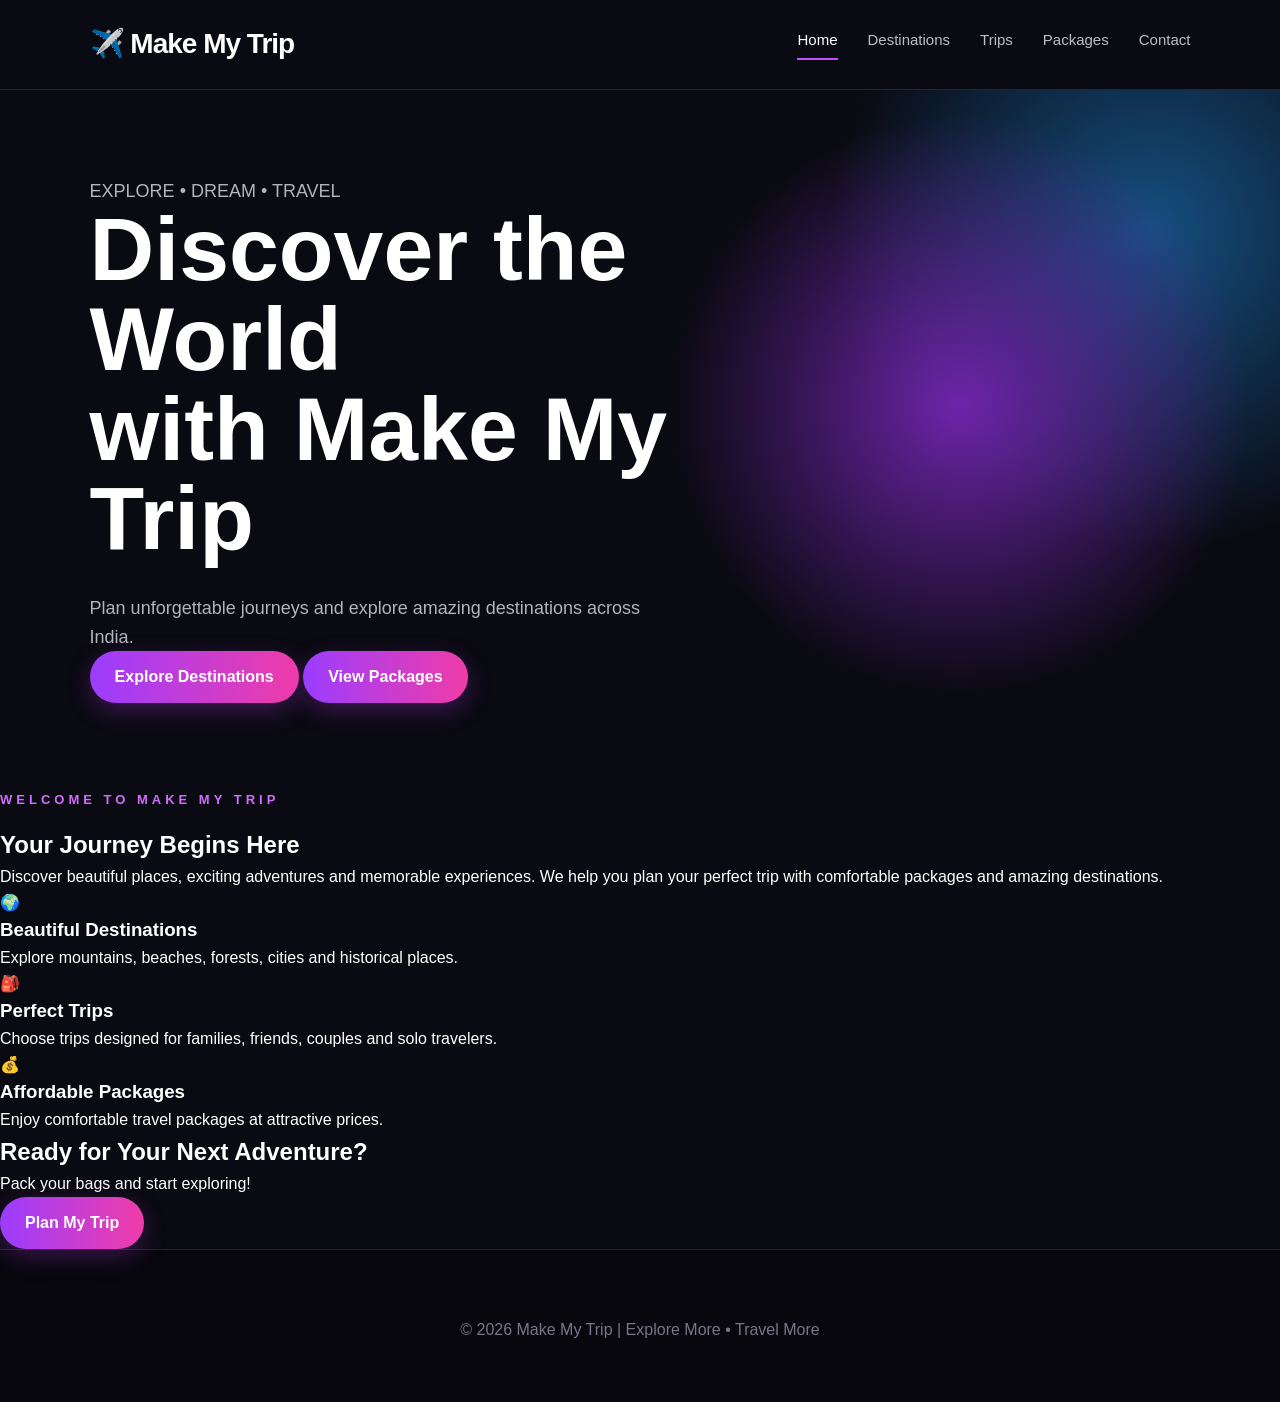
<file: index.html>
<!DOCTYPE html>
<html lang="en">
<head>
    <meta charset="UTF-8">
    <meta name="viewport" content="width=device-width, initial-scale=1.0">
    <title>Make My Trip - Home</title>
    <link rel="stylesheet" href="style.css">
</head>

<body>

<header>
    <div class="logo">✈️ Make My Trip</div>

    <nav>
        <a href="index.html" class="active">Home</a>
        <a href="destinations.html">Destinations</a>
        <a href="trips.html">Trips</a>
        <a href="packages.html">Packages</a>
        <a href="contact.html">Contact</a>
    </nav>
</header>

<section class="hero">
    <div class="hero-content">
        <p>EXPLORE • DREAM • TRAVEL</p>
        <h1>Discover the World<br>with Make My Trip</h1>
        <p>Plan unforgettable journeys and explore amazing destinations across India.</p>

        <div>
            <a href="destinations.html" class="btn">Explore Destinations</a>
            <a href="packages.html" class="btn outline">View Packages</a>
        </div>
    </div>
</section>

<section class="welcome">
    <p class="small-title">WELCOME TO MAKE MY TRIP</p>
    <h2>Your Journey Begins Here</h2>
    <p>
        Discover beautiful places, exciting adventures and memorable experiences.
        We help you plan your perfect trip with comfortable packages and amazing destinations.
    </p>

    <div class="features">

        <div class="feature-card">
            <div class="icon">🌍</div>
            <h3>Beautiful Destinations</h3>
            <p>Explore mountains, beaches, forests, cities and historical places.</p>
        </div>

        <div class="feature-card">
            <div class="icon">🎒</div>
            <h3>Perfect Trips</h3>
            <p>Choose trips designed for families, friends, couples and solo travelers.</p>
        </div>

        <div class="feature-card">
            <div class="icon">💰</div>
            <h3>Affordable Packages</h3>
            <p>Enjoy comfortable travel packages at attractive prices.</p>
        </div>

    </div>
</section>

<section class="home-banner">
    <div>
        <h2>Ready for Your Next Adventure?</h2>
        <p>Pack your bags and start exploring!</p>
        <a href="contact.html" class="btn">Plan My Trip</a>
    </div>
</section>

<footer>
    <p>© 2026 Make My Trip | Explore More • Travel More</p>
</footer>

</body>
</html>
</file>
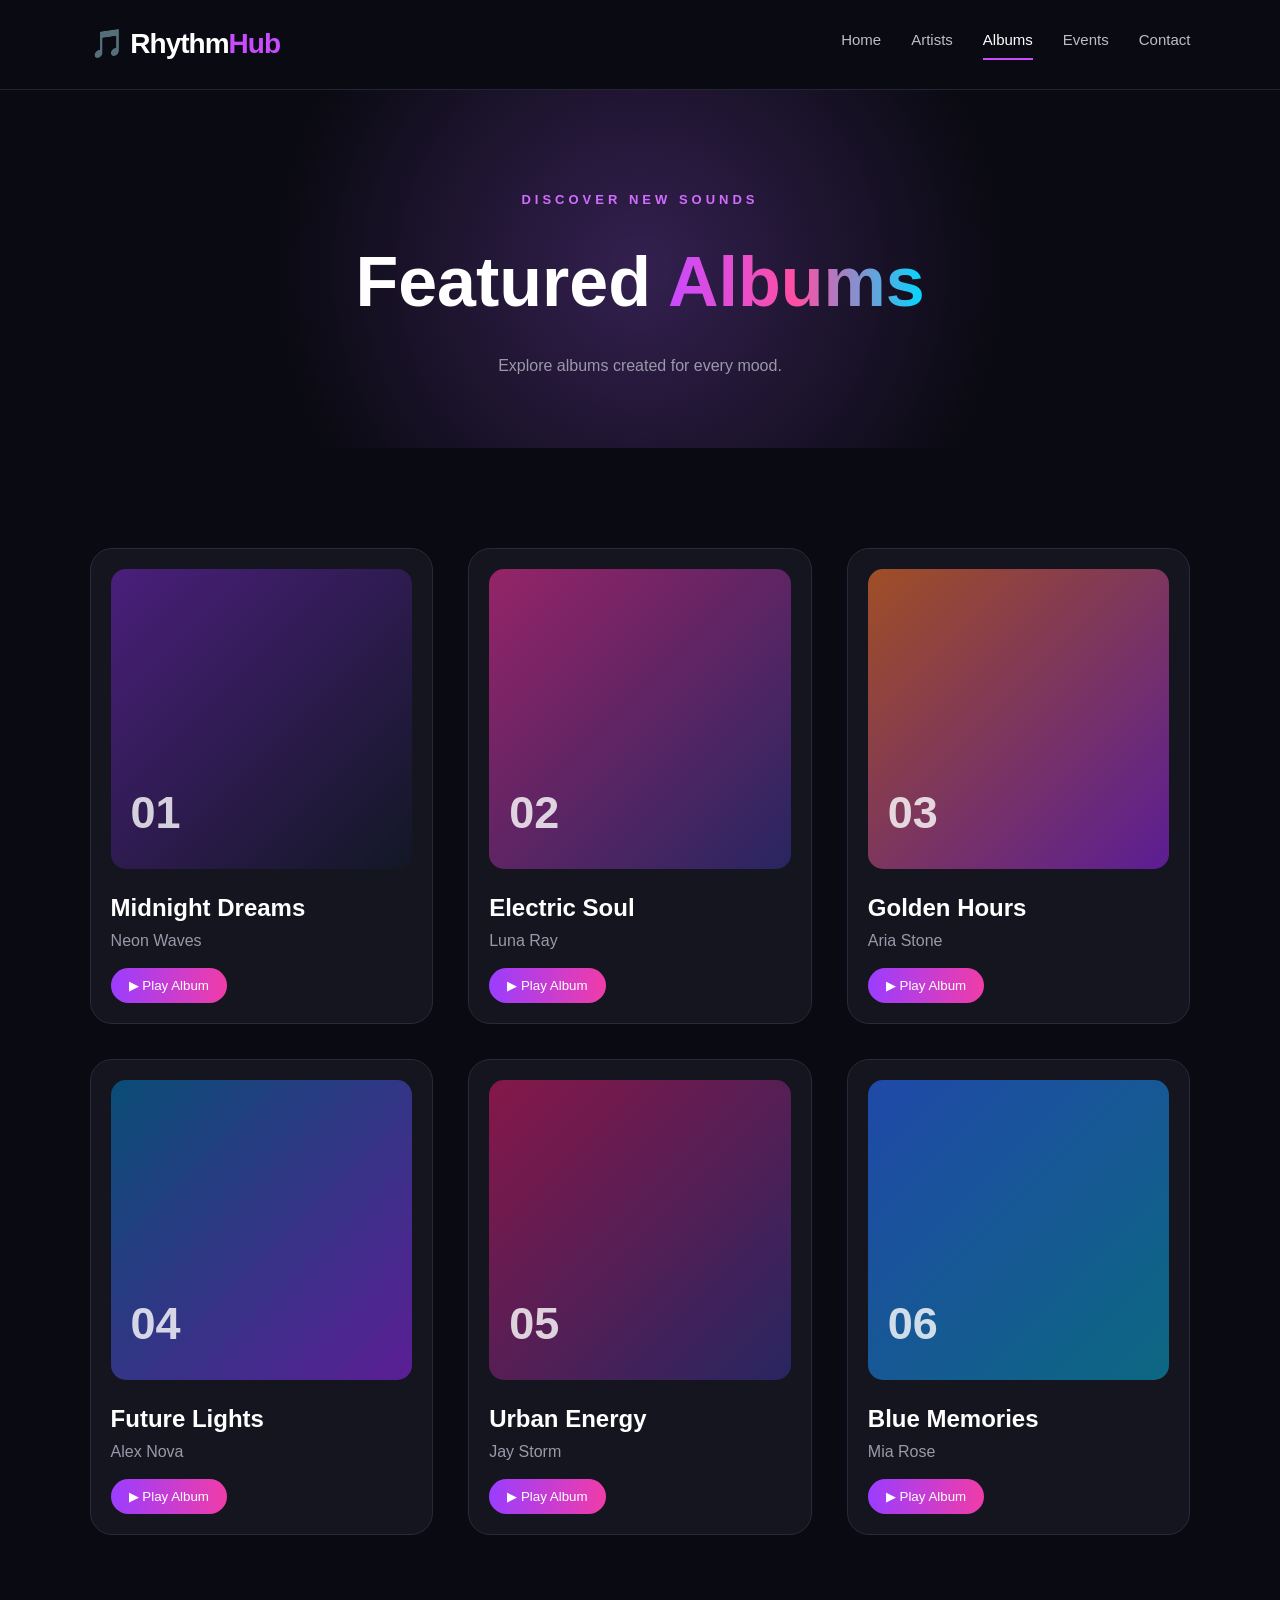
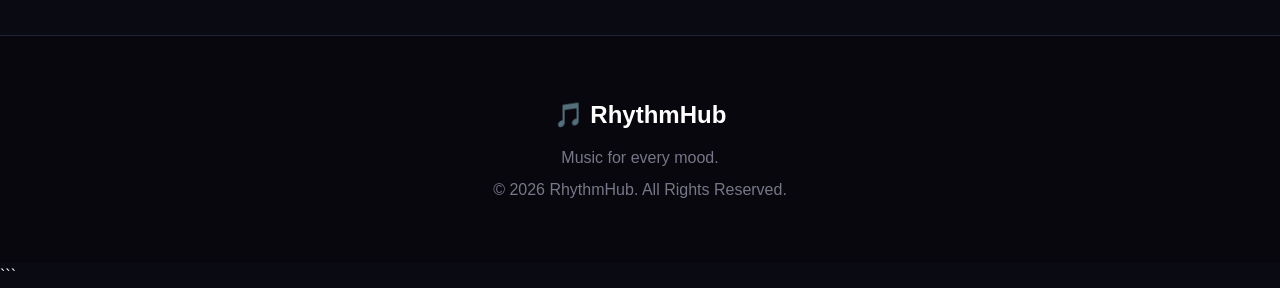
<file: albums.html>
<!DOCTYPE html>
<html lang="en">
<head>
    <meta charset="UTF-8">
    <meta name="viewport" content="width=device-width, initial-scale=1.0">
    <title>RhythmHub | Albums</title>
    <link rel="stylesheet" href="style.css">
</head>

<body>

<header>
    <div class="logo">🎵 Rhythm<span>Hub</span></div>

    <nav>
        <a href="index.html">Home</a>
        <a href="artists.html">Artists</a>
        <a href="albums.html" class="active">Albums</a>
        <a href="events.html">Events</a>
        <a href="contact.html">Contact</a>
    </nav>
</header>

<section class="page-header">
    <p>DISCOVER NEW SOUNDS</p>
    <h1>Featured <span>Albums</span></h1>
    <p>Explore albums created for every mood.</p>
</section>

<section class="section">

    <div class="album-grid">

        <div class="album-card">
            <div class="album-cover album-one">
                <span>01</span>
            </div>
            <h2>Midnight Dreams</h2>
            <p>Neon Waves</p>
            <button>▶ Play Album</button>
        </div>

        <div class="album-card">
            <div class="album-cover album-two">
                <span>02</span>
            </div>
            <h2>Electric Soul</h2>
            <p>Luna Ray</p>
            <button>▶ Play Album</button>
        </div>

        <div class="album-card">
            <div class="album-cover album-three">
                <span>03</span>
            </div>
            <h2>Golden Hours</h2>
            <p>Aria Stone</p>
            <button>▶ Play Album</button>
        </div>

        <div class="album-card">
            <div class="album-cover album-four">
                <span>04</span>
            </div>
            <h2>Future Lights</h2>
            <p>Alex Nova</p>
            <button>▶ Play Album</button>
        </div>

        <div class="album-card">
            <div class="album-cover album-five">
                <span>05</span>
            </div>
            <h2>Urban Energy</h2>
            <p>Jay Storm</p>
            <button>▶ Play Album</button>
        </div>

        <div class="album-card">
            <div class="album-cover album-six">
                <span>06</span>
            </div>
            <h2>Blue Memories</h2>
            <p>Mia Rose</p>
            <button>▶ Play Album</button>
        </div>

    </div>

</section>

<footer>
    <h2>🎵 RhythmHub</h2>
    <p>Music for every mood.</p>
    <p>© 2026 RhythmHub. All Rights Reserved.</p>
</footer>

</body>
</html>
```
</file>
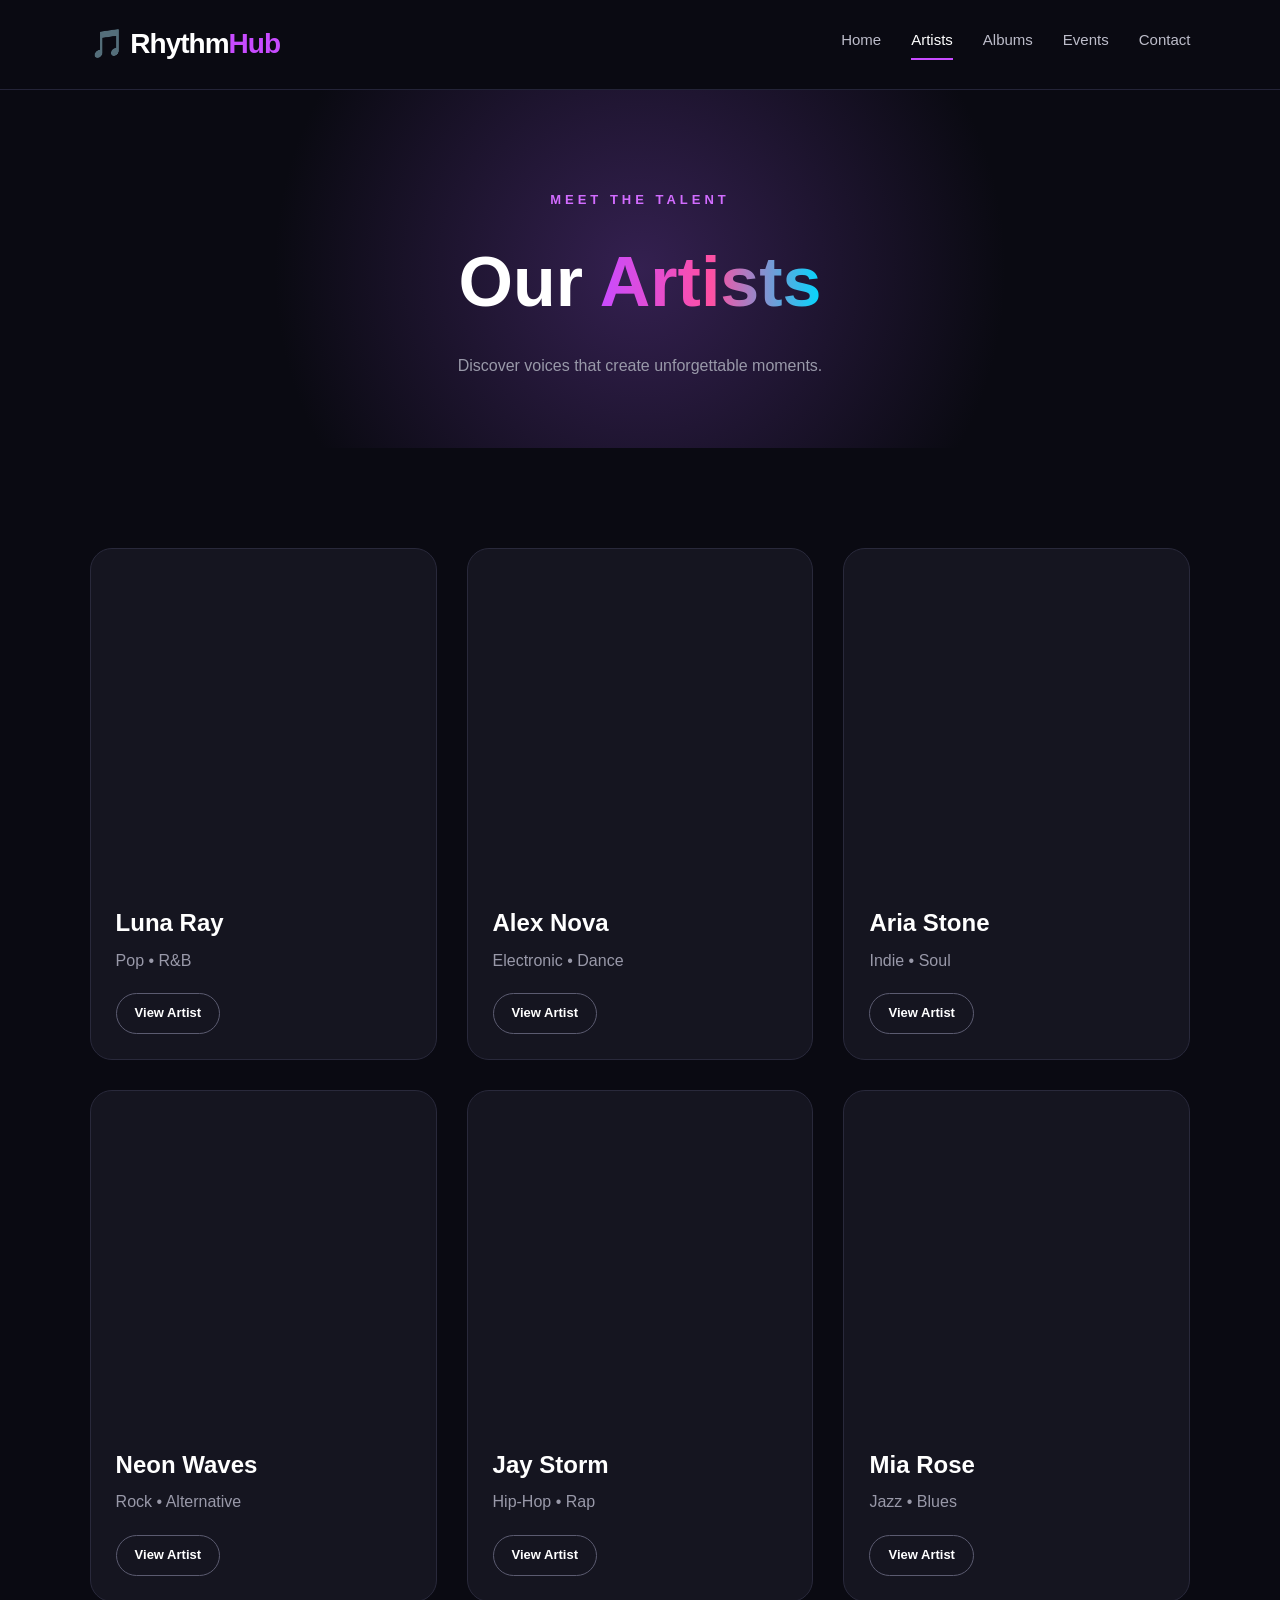
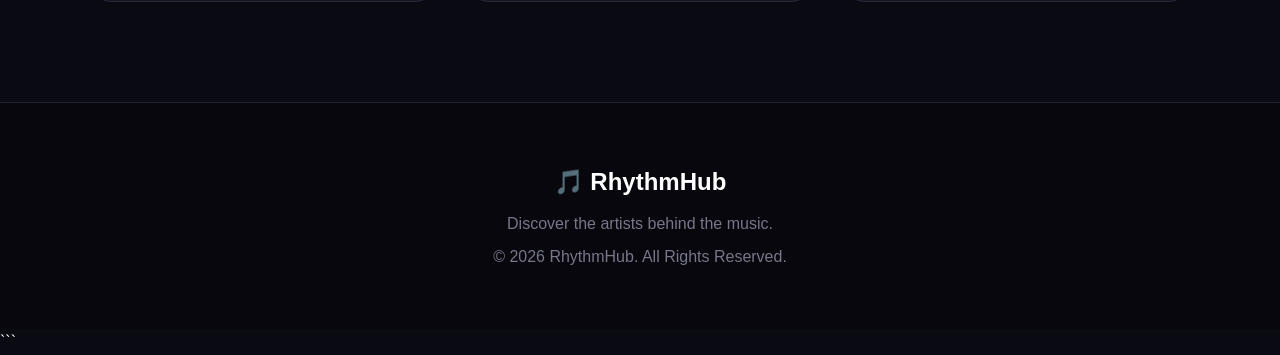
<file: artists.html>
<!DOCTYPE html>
<html lang="en">
<head>
    <meta charset="UTF-8">
    <meta name="viewport" content="width=device-width, initial-scale=1.0">
    <title>RhythmHub | Artists</title>
    <link rel="stylesheet" href="style.css">
</head>

<body>

<header>
    <div class="logo">🎵 Rhythm<span>Hub</span></div>

    <nav>
        <a href="index.html">Home</a>
        <a href="artists.html" class="active">Artists</a>
        <a href="albums.html">Albums</a>
        <a href="events.html">Events</a>
        <a href="contact.html">Contact</a>
    </nav>
</header>

<section class="page-header">
    <p>MEET THE TALENT</p>
    <h1>Our <span>Artists</span></h1>
    <p>Discover voices that create unforgettable moments.</p>
</section>

<section class="section">

    <div class="artist-grid">

        <div class="artist-card">
            <div class="artist-image artist-one"></div>
            <div class="artist-info">
                <h2>Luna Ray</h2>
                <p>Pop • R&B</p>
                <a href="#" class="small-btn">View Artist</a>
            </div>
        </div>

        <div class="artist-card">
            <div class="artist-image artist-two"></div>
            <div class="artist-info">
                <h2>Alex Nova</h2>
                <p>Electronic • Dance</p>
                <a href="#" class="small-btn">View Artist</a>
            </div>
        </div>

        <div class="artist-card">
            <div class="artist-image artist-three"></div>
            <div class="artist-info">
                <h2>Aria Stone</h2>
                <p>Indie • Soul</p>
                <a href="#" class="small-btn">View Artist</a>
            </div>
        </div>

        <div class="artist-card">
            <div class="artist-image artist-four"></div>
            <div class="artist-info">
                <h2>Neon Waves</h2>
                <p>Rock • Alternative</p>
                <a href="#" class="small-btn">View Artist</a>
            </div>
        </div>

        <div class="artist-card">
            <div class="artist-image artist-five"></div>
            <div class="artist-info">
                <h2>Jay Storm</h2>
                <p>Hip-Hop • Rap</p>
                <a href="#" class="small-btn">View Artist</a>
            </div>
        </div>

        <div class="artist-card">
            <div class="artist-image artist-six"></div>
            <div class="artist-info">
                <h2>Mia Rose</h2>
                <p>Jazz • Blues</p>
                <a href="#" class="small-btn">View Artist</a>
            </div>
        </div>

    </div>

</section>

<footer>
    <h2>🎵 RhythmHub</h2>
    <p>Discover the artists behind the music.</p>
    <p>© 2026 RhythmHub. All Rights Reserved.</p>
</footer>

</body>
</html>
```
</file>
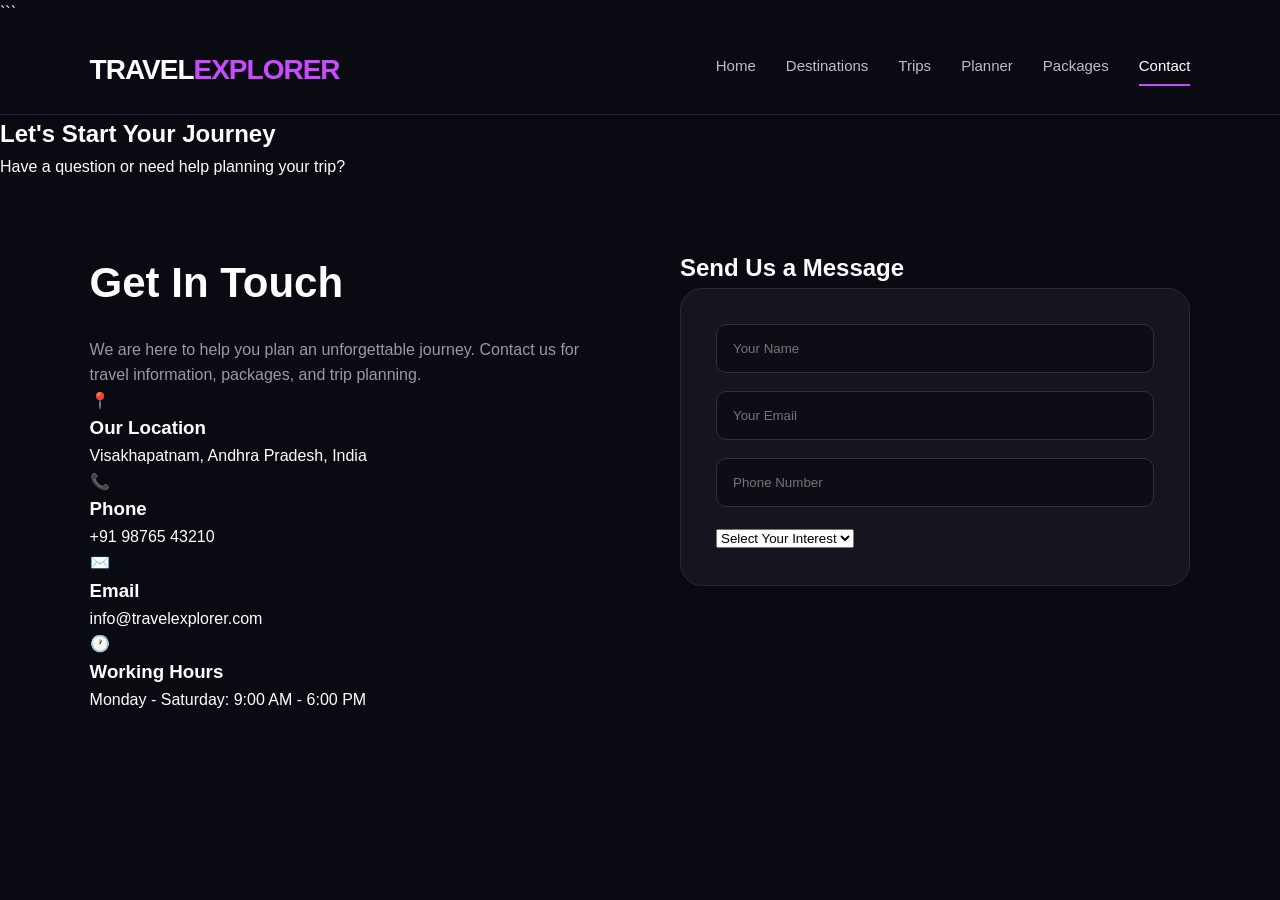
<file: Contact.html>
<!DOCTYPE html>
<html lang="en">
<head>
    <meta charset="UTF-8">
    <meta name="viewport" content="width=device-width, initial-scale=1.0">
    <title>Contact Us</title>
    <link rel="stylesheet" href="style.css">
</head>

<body>

```
<!-- Navigation -->
<header>
    <div class="logo">TRAVEL<span>EXPLORER</span></div>

    <nav>
        <a href="index.html">Home</a>
        <a href="destinations.html">Destinations</a>
        <a href="trips.html">Trips</a>
        <a href="planner.html">Planner</a>
        <a href="packages.html">Packages</a>
        <a href="contact.html" class="active">Contact</a>
    </nav>
</header>

<!-- Contact Hero -->
<section class="contact-hero">
    <div>
        <h1>Let's Start Your Journey</h1>
        <p>Have a question or need help planning your trip?</p>
    </div>
</section>

<!-- Contact Section -->
<section class="contact-section">

    <div class="contact-info">
        <h2>Get In Touch</h2>
        <p>
            We are here to help you plan an unforgettable journey.
            Contact us for travel information, packages, and trip planning.
        </p>

        <div class="info-box">
            <div class="icon">📍</div>
            <div>
                <h3>Our Location</h3>
                <p>Visakhapatnam, Andhra Pradesh, India</p>
            </div>
        </div>

        <div class="info-box">
            <div class="icon">📞</div>
            <div>
                <h3>Phone</h3>
                <p>+91 98765 43210</p>
            </div>
        </div>

        <div class="info-box">
            <div class="icon">✉️</div>
            <div>
                <h3>Email</h3>
                <p>info@travelexplorer.com</p>
            </div>
        </div>

        <div class="info-box">
            <div class="icon">🕐</div>
            <div>
                <h3>Working Hours</h3>
                <p>Monday - Saturday: 9:00 AM - 6:00 PM</p>
            </div>
        </div>
    </div>

    <!-- Contact Form -->
    <div class="contact-form">
        <h2>Send Us a Message</h2>

        <form>
            <div class="input-row">
                <input type="text" placeholder="Your Name" required>
                <input type="email" placeholder="Your Email" required>
            </div>

            <input type="tel" placeholder="Phone Number">

            <select>
                <option>Select Your Interest</option>
                <opt
```
</file>
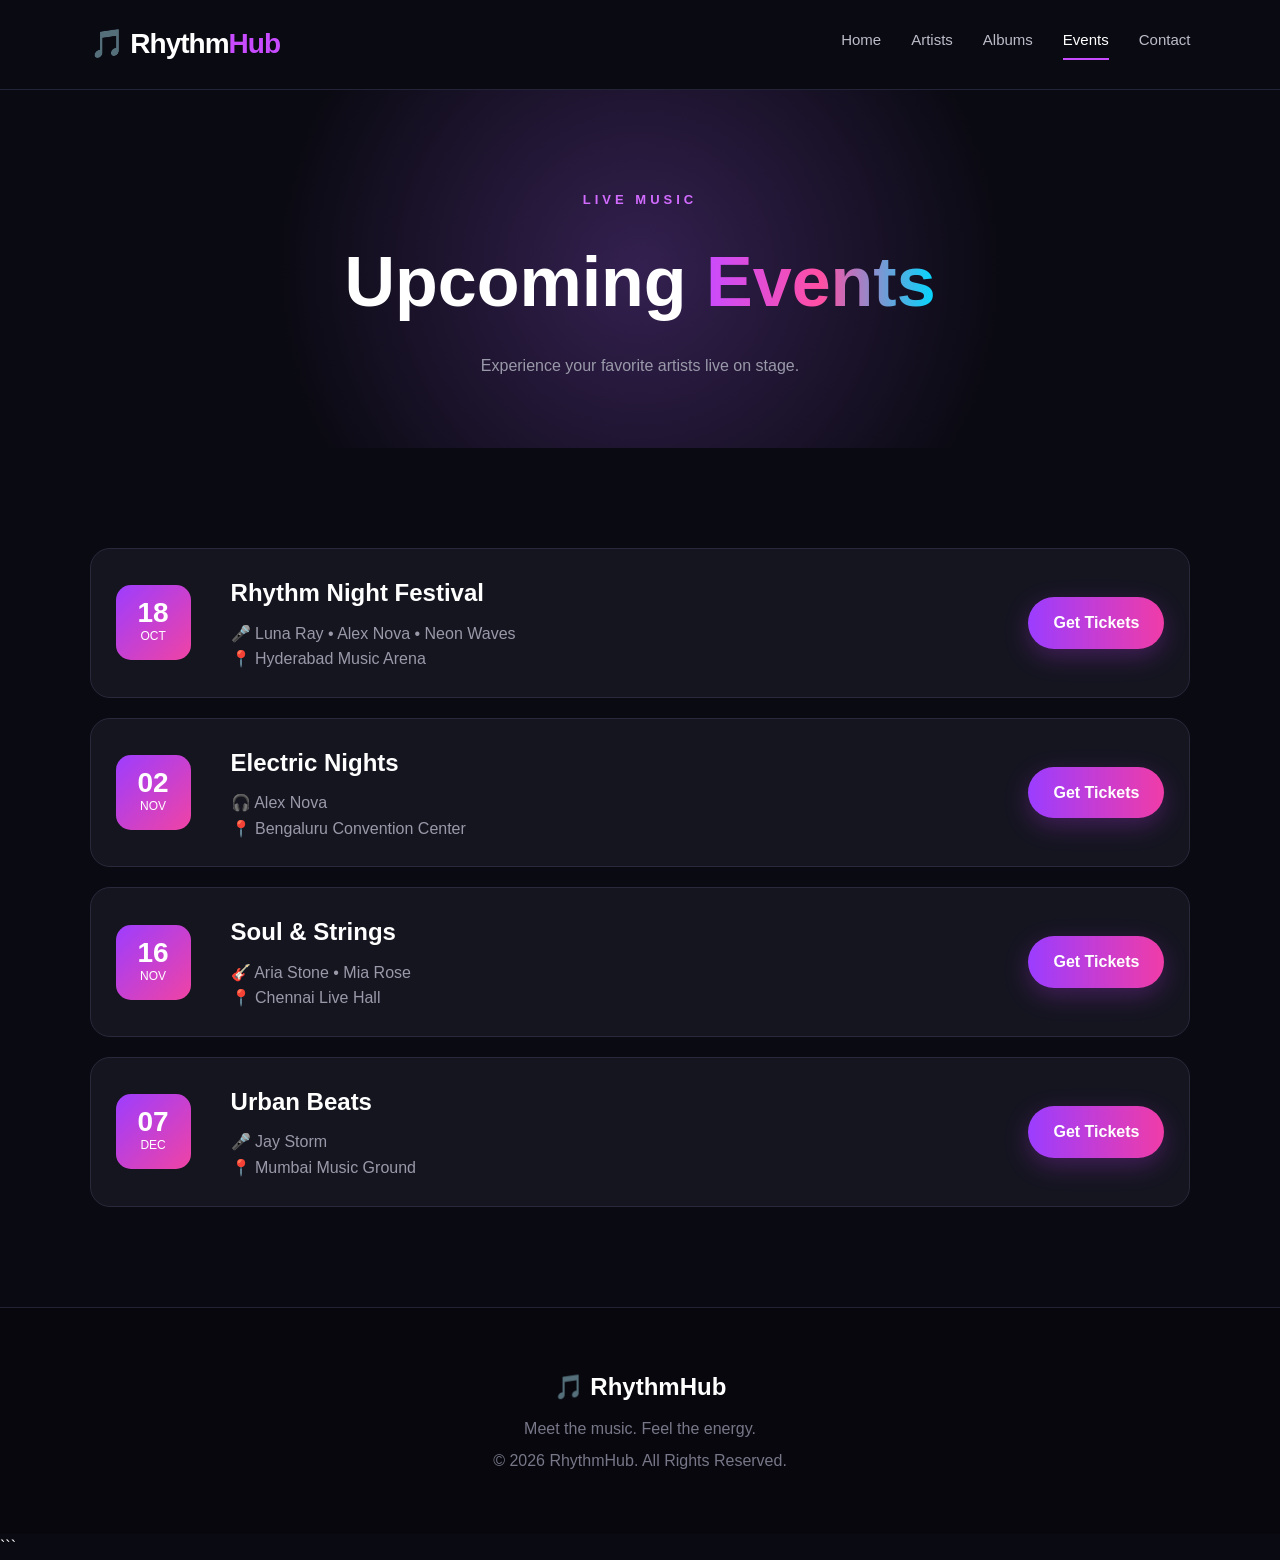
<file: events.html>
<!DOCTYPE html>
<html lang="en">
<head>
    <meta charset="UTF-8">
    <meta name="viewport" content="width=device-width, initial-scale=1.0">
    <title>RhythmHub | Events</title>
    <link rel="stylesheet" href="style.css">
</head>

<body>

<header>
    <div class="logo">🎵 Rhythm<span>Hub</span></div>

    <nav>
        <a href="index.html">Home</a>
        <a href="artists.html">Artists</a>
        <a href="albums.html">Albums</a>
        <a href="events.html" class="active">Events</a>
        <a href="contact.html">Contact</a>
    </nav>
</header>

<section class="page-header">
    <p>LIVE MUSIC</p>
    <h1>Upcoming <span>Events</span></h1>
    <p>Experience your favorite artists live on stage.</p>
</section>

<section class="section">

    <div class="event-list">

        <div class="event-card">
            <div class="date">
                <strong>18</strong>
                <span>OCT</span>
            </div>

            <div class="event-details">
                <h2>Rhythm Night Festival</h2>
                <p>🎤 Luna Ray • Alex Nova • Neon Waves</p>
                <p>📍 Hyderabad Music Arena</p>
            </div>

            <a href="#" class="btn">Get Tickets</a>
        </div>

        <div class="event-card">
            <div class="date">
                <strong>02</strong>
                <span>NOV</span>
            </div>

            <div class="event-details">
                <h2>Electric Nights</h2>
                <p>🎧 Alex Nova</p>
                <p>📍 Bengaluru Convention Center</p>
            </div>

            <a href="#" class="btn">Get Tickets</a>
        </div>

        <div class="event-card">
            <div class="date">
                <strong>16</strong>
                <span>NOV</span>
            </div>

            <div class="event-details">
                <h2>Soul & Strings</h2>
                <p>🎸 Aria Stone • Mia Rose</p>
                <p>📍 Chennai Live Hall</p>
            </div>

            <a href="#" class="btn">Get Tickets</a>
        </div>

        <div class="event-card">
            <div class="date">
                <strong>07</strong>
                <span>DEC</span>
            </div>

            <div class="event-details">
                <h2>Urban Beats</h2>
                <p>🎤 Jay Storm</p>
                <p>📍 Mumbai Music Ground</p>
            </div>

            <a href="#" class="btn">Get Tickets</a>
        </div>

    </div>

</section>

<footer>
    <h2>🎵 RhythmHub</h2>
    <p>Meet the music. Feel the energy.</p>
    <p>© 2026 RhythmHub. All Rights Reserved.</p>
</footer>

</body>
</html>
```
</file>
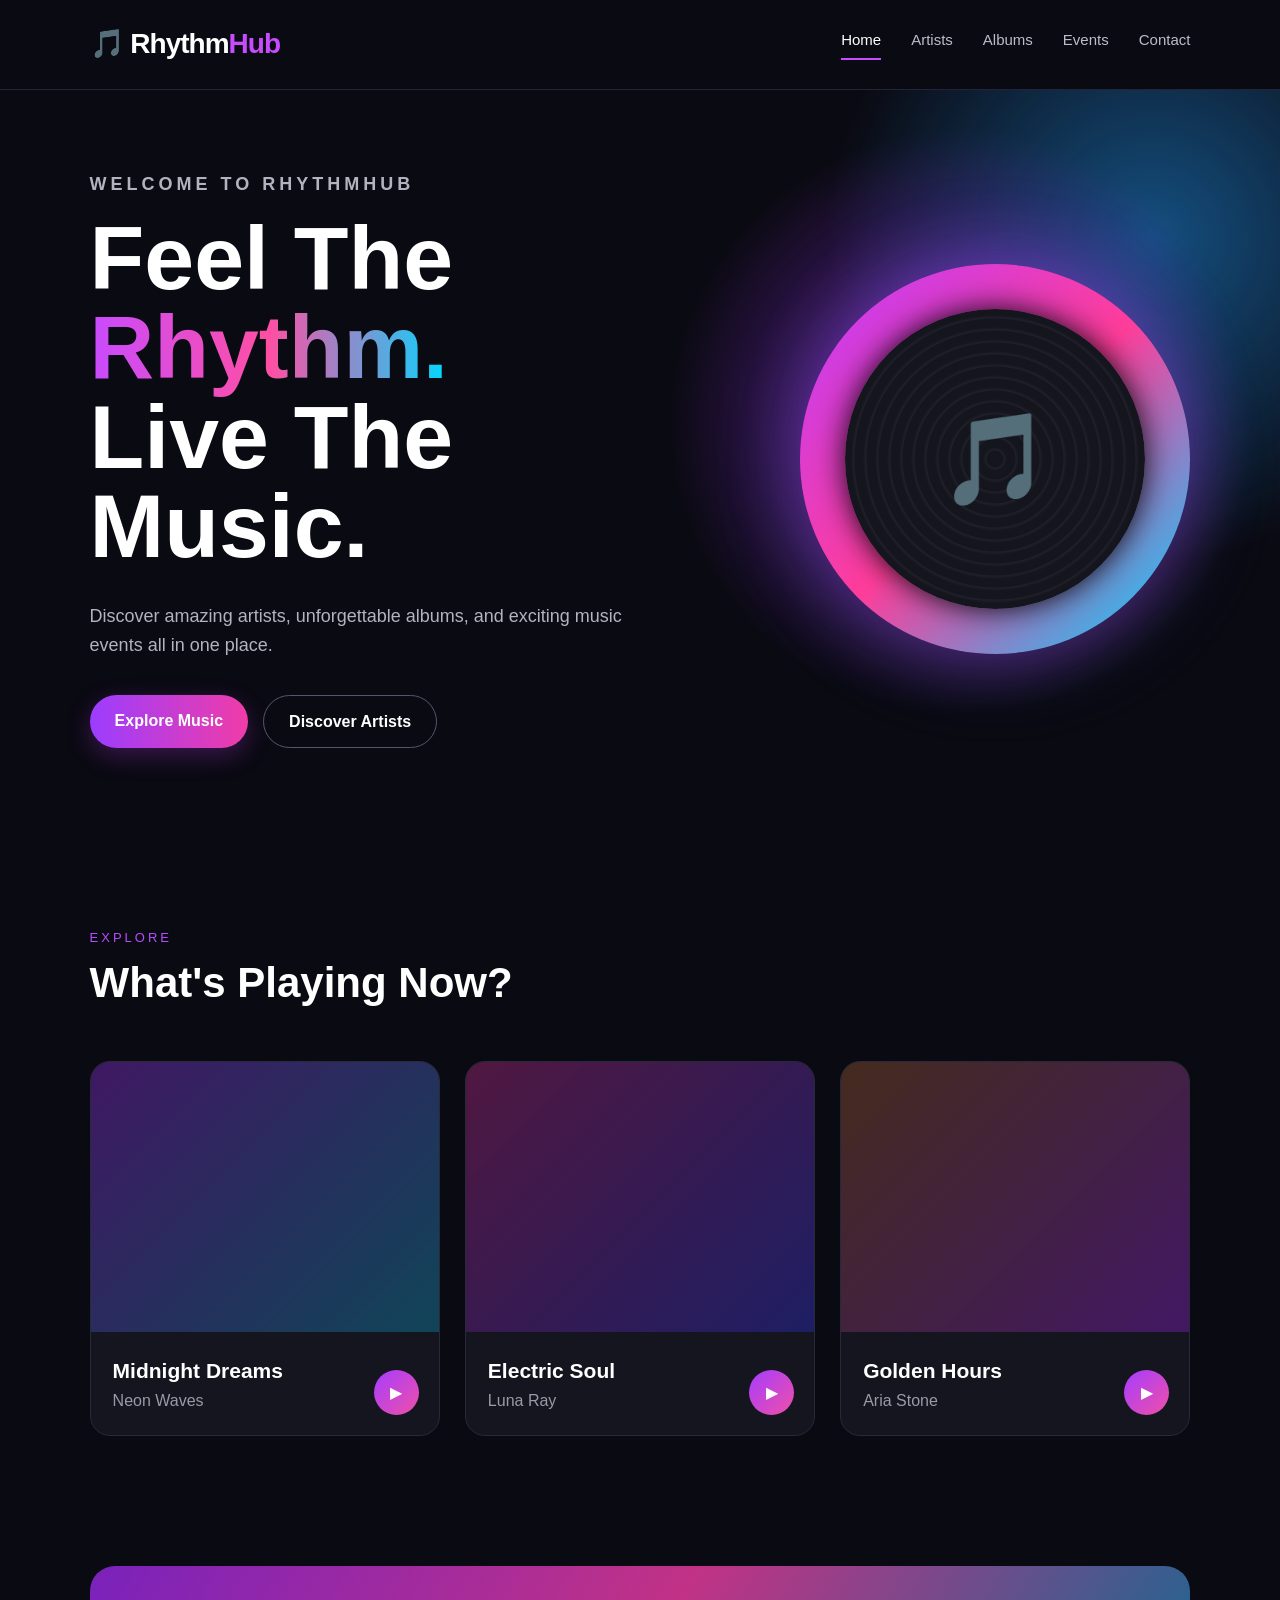
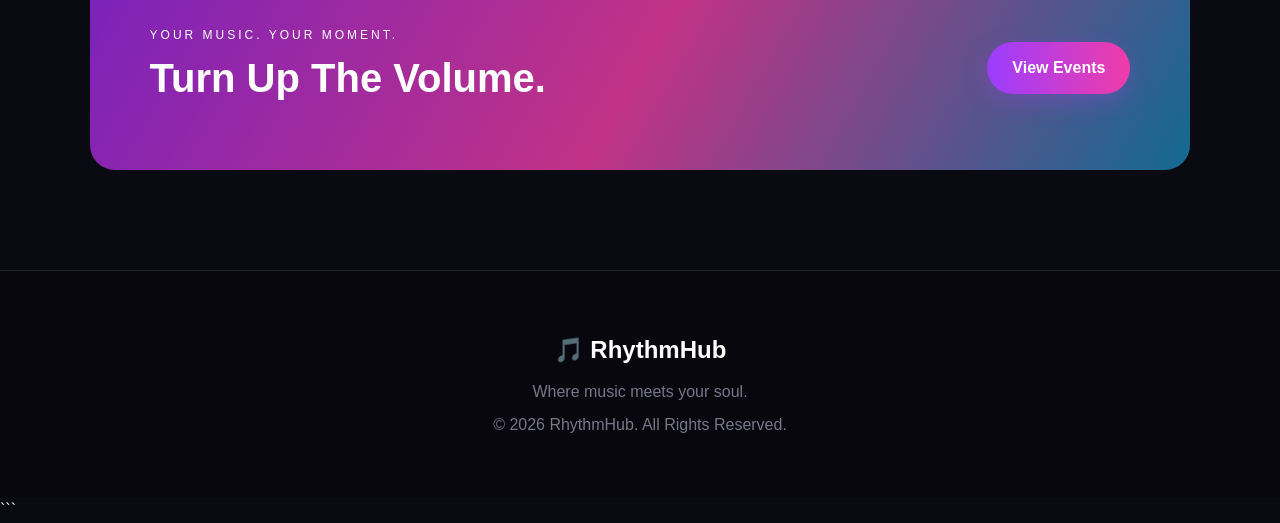
<file: Raju.html>
<!DOCTYPE html>
<html lang="en">
<head>
    <meta charset="UTF-8">
    <meta name="viewport" content="width=device-width, initial-scale=1.0">
    <title>RhythmHub | Feel The Music</title>
    <link rel="stylesheet" href="style.css">
</head>

<body>

<header>
    <div class="logo">🎵 Rhythm<span>Hub</span></div>

    <nav>
        <a href="index.html" class="active">Home</a>
        <a href="artists.html">Artists</a>
        <a href="albums.html">Albums</a>
        <a href="events.html">Events</a>
        <a href="contact.html">Contact</a>
    </nav>
</header>

<section class="hero">

    <div class="hero-content">
        <p class="small-title">WELCOME TO RHYTHMHUB</p>

        <h1>Feel The <span>Rhythm.</span><br>
        Live The Music.</h1>

        <p>
            Discover amazing artists, unforgettable albums,
            and exciting music events all in one place.
        </p>

        <div class="hero-buttons">
            <a href="albums.html" class="btn">Explore Music</a>
            <a href="artists.html" class="btn-outline">Discover Artists</a>
        </div>
    </div>

    <div class="music-circle">
        <div class="vinyl">🎵</div>
    </div>

</section>

<section class="section">

    <div class="section-title">
        <p>EXPLORE</p>
        <h2>What's Playing Now?</h2>
    </div>

    <div class="music-grid">

        <div class="music-card">
            <div class="card-image image-one"></div>
            <div class="card-content">
                <h3>Midnight Dreams</h3>
                <p>Neon Waves</p>
                <div class="play">▶</div>
            </div>
        </div>

        <div class="music-card">
            <div class="card-image image-two"></div>
            <div class="card-content">
                <h3>Electric Soul</h3>
                <p>Luna Ray</p>
                <div class="play">▶</div>
            </div>
        </div>

        <div class="music-card">
            <div class="card-image image-three"></div>
            <div class="card-content">
                <h3>Golden Hours</h3>
                <p>Aria Stone</p>
                <div class="play">▶</div>
            </div>
        </div>

    </div>

</section>

<section class="gradient-banner">

    <div>
        <p>YOUR MUSIC. YOUR MOMENT.</p>
        <h2>Turn Up The Volume.</h2>
    </div>

    <a href="events.html" class="btn">View Events</a>

</section>

<footer>
    <h2>🎵 RhythmHub</h2>
    <p>Where music meets your soul.</p>
    <p>© 2026 RhythmHub. All Rights Reserved.</p>
</footer>

</body>
</html>
```
</file>
<file: style.css>
/* =====================================
   RHYTHMHUB MUSIC WEBSITE
   MAIN CSS FILE
===================================== */

* {
    margin: 0;
    padding: 0;
    box-sizing: border-box;
}

html {
    scroll-behavior: smooth;
}

body {
    font-family: Arial, Helvetica, sans-serif;
    background: #0a0a12;
    color: white;
    line-height: 1.6;
}

/* =====================================
   HEADER
===================================== */

header {
    width: 100%;
    padding: 22px 7%;
    display: flex;
    justify-content: space-between;
    align-items: center;
    background: rgba(10, 10, 18, 0.95);
    border-bottom: 1px solid #242438;
    position: relative;
    z-index: 10;
}

.logo {
    font-size: 28px;
    font-weight: bold;
    letter-spacing: -1px;
}

.logo span {
    color: #c84bff;
}

nav {
    display: flex;
    gap: 30px;
}

nav a {
    color: #bdbdca;
    text-decoration: none;
    font-size: 15px;
    transition: 0.3s;
}

nav a:hover,
nav a.active {
    color: #ffffff;
}

nav a.active {
    border-bottom: 2px solid #c84bff;
    padding-bottom: 6px;
}

/* =====================================
   HERO
===================================== */

.hero {
    min-height: 700px;
    padding: 80px 7%;
    display: flex;
    align-items: center;
    justify-content: space-between;
    overflow: hidden;

    background:
        radial-gradient(circle at 75% 45%, #6d24a8 0%, transparent 28%),
        radial-gradient(circle at 90% 20%, #144f80 0%, transparent 25%),
        #0a0a12;
}

.hero-content {
    max-width: 650px;
}

.small-title,
.page-header p:first-child {
    color: #d26cff;
    font-size: 13px;
    letter-spacing: 4px;
    font-weight: bold;
    margin-bottom: 15px;
}

.hero h1 {
    font-size: clamp(50px, 7vw, 90px);
    line-height: 1;
    margin-bottom: 30px;
}

.hero h1 span,
.page-header h1 span {
    background: linear-gradient(90deg, #c84bff, #ff4fa3, #00d9ff);
    -webkit-background-clip: text;
    color: transparent;
}

.hero-content > p {
    color: #b3b3c0;
    font-size: 18px;
    max-width: 570px;
}

.hero-buttons {
    margin-top: 35px;
    display: flex;
    gap: 15px;
    flex-wrap: wrap;
}

/* =====================================
   BUTTONS
===================================== */

.btn,
.btn-outline,
.small-btn {
    display: inline-block;
    text-decoration: none;
    border-radius: 50px;
    padding: 13px 25px;
    font-weight: bold;
    transition: 0.3s;
}

.btn {
    color: white;
    background: linear-gradient(90deg, #9b3dff, #f03ca8);
    box-shadow: 0 8px 25px rgba(201, 58, 255, 0.25);
}

.btn:hover {
    transform: translateY(-3px);
    box-shadow: 0 12px 30px rgba(201, 58, 255, 0.45);
}

.btn-outline {
    color: white;
    border: 1px solid #56566d;
}

.btn-outline:hover {
    background: white;
    color: #0a0a12;
}

/* =====================================
   MUSIC CIRCLE
===================================== */

.music-circle {
    width: 390px;
    height: 390px;
    border-radius: 50%;

    display: flex;
    align-items: center;
    justify-content: center;

    background:
        linear-gradient(135deg, #bd3cff, #ff3d9a, #00d5ff);

    box-shadow:
        0 0 70px rgba(194, 55, 255, 0.35),
        0 0 100px rgba(0, 210, 255, 0.15);

    animation: float 4s ease-in-out infinite;
}

.vinyl {
    width: 300px;
    height: 300px;
    border-radius: 50%;

    display: flex;
    align-items: center;
    justify-content: center;

    font-size: 90px;

    background:
        repeating-radial-gradient(
            circle,
            #15151e 0px,
            #15151e 8px,
            #20202c 9px,
            #15151e 12px
        );

    box-shadow: 0 0 30px #08080c;
}

@keyframes float {
    0%, 100% {
        transform: translateY(0);
    }

    50% {
        transform: translateY(-18px);
    }
}

/* =====================================
   SECTIONS
===================================== */

.section {
    padding: 100px 7%;
}

.section-title {
    margin-bottom: 45px;
}

.section-title p {
    color: #b84cff;
    letter-spacing: 3px;
    font-size: 13px;
}

.section-title h2 {
    font-size: 42px;
}

/* =====================================
   MUSIC CARDS
===================================== */

.music-grid {
    display: grid;
    grid-template-columns: repeat(3, 1fr);
    gap: 25px;
}

.music-card {
    background: #151520;
    border: 1px solid #29293b;
    border-radius: 20px;
    overflow: hidden;
    transition: 0.3s;
}

.music-card:hover {
    transform: translateY(-8px);
    border-color: #a94bff;
}

.card-image {
    height: 270px;
    background-size: cover;
    background-position: center;
}

.image-one {
    background-image:
        linear-gradient(135deg, rgba(160, 30, 255, .3), rgba(0, 210, 255, .25)),
        url("https://images.unsplash.com/photo-1514525253161-7a46d19cd819?auto=format&fit=crop&w=900&q=80");
}

.image-two {
    background-image:
        linear-gradient(135deg, rgba(255, 30, 160, .25), rgba(50, 50, 255, .3)),
        url("https://images.unsplash.com/photo-1524368535928-5b5e00ddc76b?auto=format&fit=crop&w=900&q=80");
}

.image-three {
    background-image:
        linear-gradient(135deg, rgba(255, 130, 20, .2), rgba(170, 30, 255, .3)),
        url("https://images.unsplash.com/photo-1492684223066-81342ee5ff30?auto=format&fit=crop&w=900&q=80");
}

.card-content {
    padding: 22px;
    position: relative;
}

.card-content h3 {
    font-size: 21px;
}

.card-content p {
    color: #9999a9;
}

.play {
    position: absolute;
    right: 20px;
    bottom: 20px;

    width: 45px;
    height: 45px;

    border-radius: 50%;

    display: flex;
    align-items: center;
    justify-content: center;

    background: linear-gradient(135deg, #a53dff, #f04fa8);
}

/* =====================================
   GRADIENT BANNER
===================================== */

.gradient-banner {
    margin: 30px 7% 100px;
    padding: 60px;

    border-radius: 25px;

    display: flex;
    align-items: center;
    justify-content: space-between;

    background:
        linear-gradient(
            120deg,
            #7a22bb,
            #c13286,
            #126a91
        );
}

.gradient-banner p {
    font-size: 12px;
    letter-spacing: 3px;
}

.gradient-banner h2 {
    font-size: 40px;
}

/* =====================================
   PAGE HEADER
===================================== */

.page-header {
    text-align: center;
    padding: 100px 20px 70px;

    background:
        radial-gradient(
            circle at center,
            #342050,
            transparent 55%
        );
}

.page-header h1 {
    font-size: clamp(45px, 6vw, 70px);
    margin-bottom: 15px;
}

.page-header > p:last-child {
    color: #9999a9;
}

/* =====================================
   ARTISTS
===================================== */

.artist-grid {
    display: grid;
    grid-template-columns: repeat(3, 1fr);
    gap: 30px;
}

.artist-card {
    background: #151520;
    border-radius: 22px;
    overflow: hidden;
    border: 1px solid #29293b;
    transition: .3s;
}

.artist-card:hover {
    transform: translateY(-8px);
    border-color: #b744ff;
}

.artist-image {
    height: 330px;
    background-size: cover;
    background-position: center;
}

.artist-one {
    background-image: url("https://images.unsplash.com/photo-1534528741775-53994a69daeb?auto=format&fit=crop&w=800&q=80");
}

.artist-two {
    background-image: url("https://images.unsplash.com/photo-1506794778202-cad84cf45f1d?auto=format&fit=crop&w=800&q=80");
}

.artist-three {
    background-image: url("https://images.unsplash.com/photo-1488426862026-3ee34a7d66df?auto=format&fit=crop&w=800&q=80");
}

.artist-four {
    background-image: url("https://images.unsplash.com/photo-1529139574466-a303027c1d8b?auto=format&fit=crop&w=800&q=80");
}

.artist-five {
    background-image: url("https://images.unsplash.com/photo-1500648767791-00dcc994a43e?auto=format&fit=crop&w=800&q=80");
}

.artist-six {
    background-image: url("https://images.unsplash.com/photo-1531123897727-8f129e1688ce?auto=format&fit=crop&w=800&q=80");
}

.artist-info {
    padding: 25px;
}

.artist-info h2 {
    margin-bottom: 5px;
}

.artist-info p {
    color: #9999a9;
    margin-bottom: 20px;
}

.small-btn {
    padding: 9px 18px;
    border: 1px solid #5b5b70;
    color: white;
    font-size: 13px;
}

/* =====================================
   ALBUMS
===================================== */

.album-grid {
    display: grid;
    grid-template-columns: repeat(3, 1fr);
    gap: 35px;
}

.album-card {
    background: #151520;
    padding: 20px;
    border-radius: 22px;
    border: 1px solid #29293b;
    transition: .3s;
}

.album-card:hover {
    transform: translateY(-8px);
    border-color: #ca46ff;
}

.album-cover {
    height: 300px;
    border-radius: 15px;
    margin-bottom: 20px;

    display: flex;
    align-items: flex-end;
    padding: 20px;

    background-size: cover;
    background-position: center;
}

.album-cover span {
    font-size: 45px;
    font-weight: bold;
    opacity: .8;
}

.album-one {
    background:
        linear-gradient(135deg, #6424a8aa, #111827aa),
        url("https://images.unsplash.com/photo-1514525253161-7a46d19cd819?auto=format&fit=crop&w=800&q=80");
}

.album-two {
    background:
        linear-gradient(135deg, #d52b8baa, #312e81aa),
        url("https://images.unsplash.com/photo-1524368535928-5b5e00ddc76b?auto=format&fit=crop&w=800&q=80");
}

.album-three {
    background:
        linear-gradient(135deg, #e56b28aa, #7e22ceaa),
        url("https://images.unsplash.com/photo-1492684223066-81342ee5ff30?auto=format&fit=crop&w=800&q=80");
}

.album-four {
    background:
        linear-gradient(135deg, #0369a1aa, #7e22ceaa),
        url("https://images.unsplash.com/photo-1506157786151-b8491531f063?auto=format&fit=crop&w=800&q=80");
}

.album-five {
    background:
        linear-gradient(135deg, #be185daa, #312e81aa),
        url("https://images.unsplash.com/photo-1516280440614-37939bbacd81?auto=format&fit=crop&w=800&q=80");
}

.album-six {
    background:
        linear-gradient(135deg, #2563ebaa, #0891b2aa),
        url("https://images.unsplash.com/photo-1506157786151-b8491531f063?auto=format&fit=crop&w=800&q=80");
}

.album-card p {
    color: #9999a9;
    margin-bottom: 15px;
}

.album-card button {
    border: none;
    padding: 10px 18px;
    border-radius: 30px;
    color: white;
    cursor: pointer;
    background: linear-gradient(90deg, #9b3dff, #f03ca8);
}

/* =====================================
   EVENTS
===================================== */

.event-list {
    display: flex;
    flex-direction: column;
    gap: 20px;
}

.event-card {
    padding: 25px;
    border: 1px solid #29293b;
    background: #151520;
    border-radius: 20px;

    display: grid;
    grid-template-columns: 90px 1fr auto;
    align-items: center;
    gap: 25px;

    transition: .3s;
}

.event-card:hover {
    border-color: #b945ff;
    transform: translateX(5px);
}

.date {
    width: 75px;
    height: 75px;
    border-radius: 15px;

    display: flex;
    flex-direction: column;
    justify-content: center;
    align-items: center;

    background: linear-gradient(135deg, #9d3dff, #f043a4);
}

.date strong {
    font-size: 28px;
    line-height: 1;
}

.date span {
    font-size: 12px;
}

.event-details h2 {
    margin-bottom: 8px;
}

.event-details p {
    color: #9999a9;
}

/* =====================================
   CONTACT
===================================== */

.contact-section {
    padding: 70px 7% 120px;

    display: grid;
    grid-template-columns: 1fr 1fr;
    gap: 80px;
}

.contact-info h2 {
    font-size: 42px;
    margin-bottom: 20px;
}

.contact-info > p {
    color: #9999a9;
    max-width: 500px;
}

.contact-item {
    display: flex;
    gap: 18px;
    margin-top: 30px;
}

.contact-item > span {
    font-size: 28px;
}

.contact-item h3 {
    margin-bottom: 2px;
}

.contact-item p {
    color: #9999a9;
}

form {
    background: #151520;
    border: 1px solid #29293b;
    padding: 35px;
    border-radius: 22px;
}

form input,
form textarea {
    width: 100%;
    padding: 16px;
    margin-bottom: 18px;

    background: #0d0d16;
    border: 1px solid #303044;
    border-radius: 10px;

    color: white;
    font-family: inherit;
    outline: none;
}

form input:focus,
form textarea:focus {
    border-color: #bb43ff;
}

form button {
    width: 100%;
    padding: 15px;

    border: none;
    border-radius: 30px;

    color: white;
    font-size: 16px;
    font-weight: bold;

    cursor: pointer;

    background: linear-gradient(
        90deg,
        #9b3dff,
        #f03ca8
    );
}

/* =====================================
   FOOTER
===================================== */

footer {
    padding: 60px 7%;
    text-align: center;
    background: #07070d;
    border-top: 1px solid #222233;
}

footer h2 {
    margin-bottom: 10px;
}

footer p {
    color: #777789;
    margin-top: 7px;
}

/* =====================================
   RESPONSIVE DESIGN
===================================== */

@media (max-width: 900px) {

    header {
        flex-direction: column;
        gap: 20px;
    }

    nav {
        gap: 15px;
        flex-wrap: wrap;
        justify-content: center;
    }

    .hero {
        flex-direction: column;
        text-align: center;
        gap: 60px;
    }

    .hero-buttons {
        justify-content: center;
    }

    .music-circle {
        width: 300px;
        height: 300px;
    }

    .vinyl {
        width: 225px;
        height: 225px;
        font-size: 70px;
    }

    .music-grid,
    .artist-grid,
    .album-grid {
        grid-template-columns: repeat(2, 1fr);
    }

    .gradient-banner {
        flex-direction: column;
        gap: 25px;
        text-align: center;
    }

    .contact-section {
        grid-template-columns: 1fr;
    }
}

@media (max-width: 600px) {

    header {
        padding: 20px;
    }

    nav {
        gap: 12px;
    }

    nav a {
        font-size: 13px;
    }

    .hero {
        padding: 70px 20px;
    }

    .hero h1 {
        font-size: 52px;
    }

    .section {
        padding: 70px 20px;
    }

    .music-grid,
    .artist-grid,
    .album-grid {
        grid-template-columns: 1fr;
    }

    .page-header {
        padding: 70px 20px;
    }

    .event-card {
        grid-template-columns: 1fr;
        text-align: center;
    }

    .date {
        margin: auto;
    }

    .gradient-banner {
        margin: 20px;
        padding: 40px 20px;
    }

    .gradient-banner h2 {
        font-size: 30px;
    }

    .contact-section {
        padding: 50px 20px 80px;
    }

    form {
        padding: 25px;
    }
}
```
</file>
